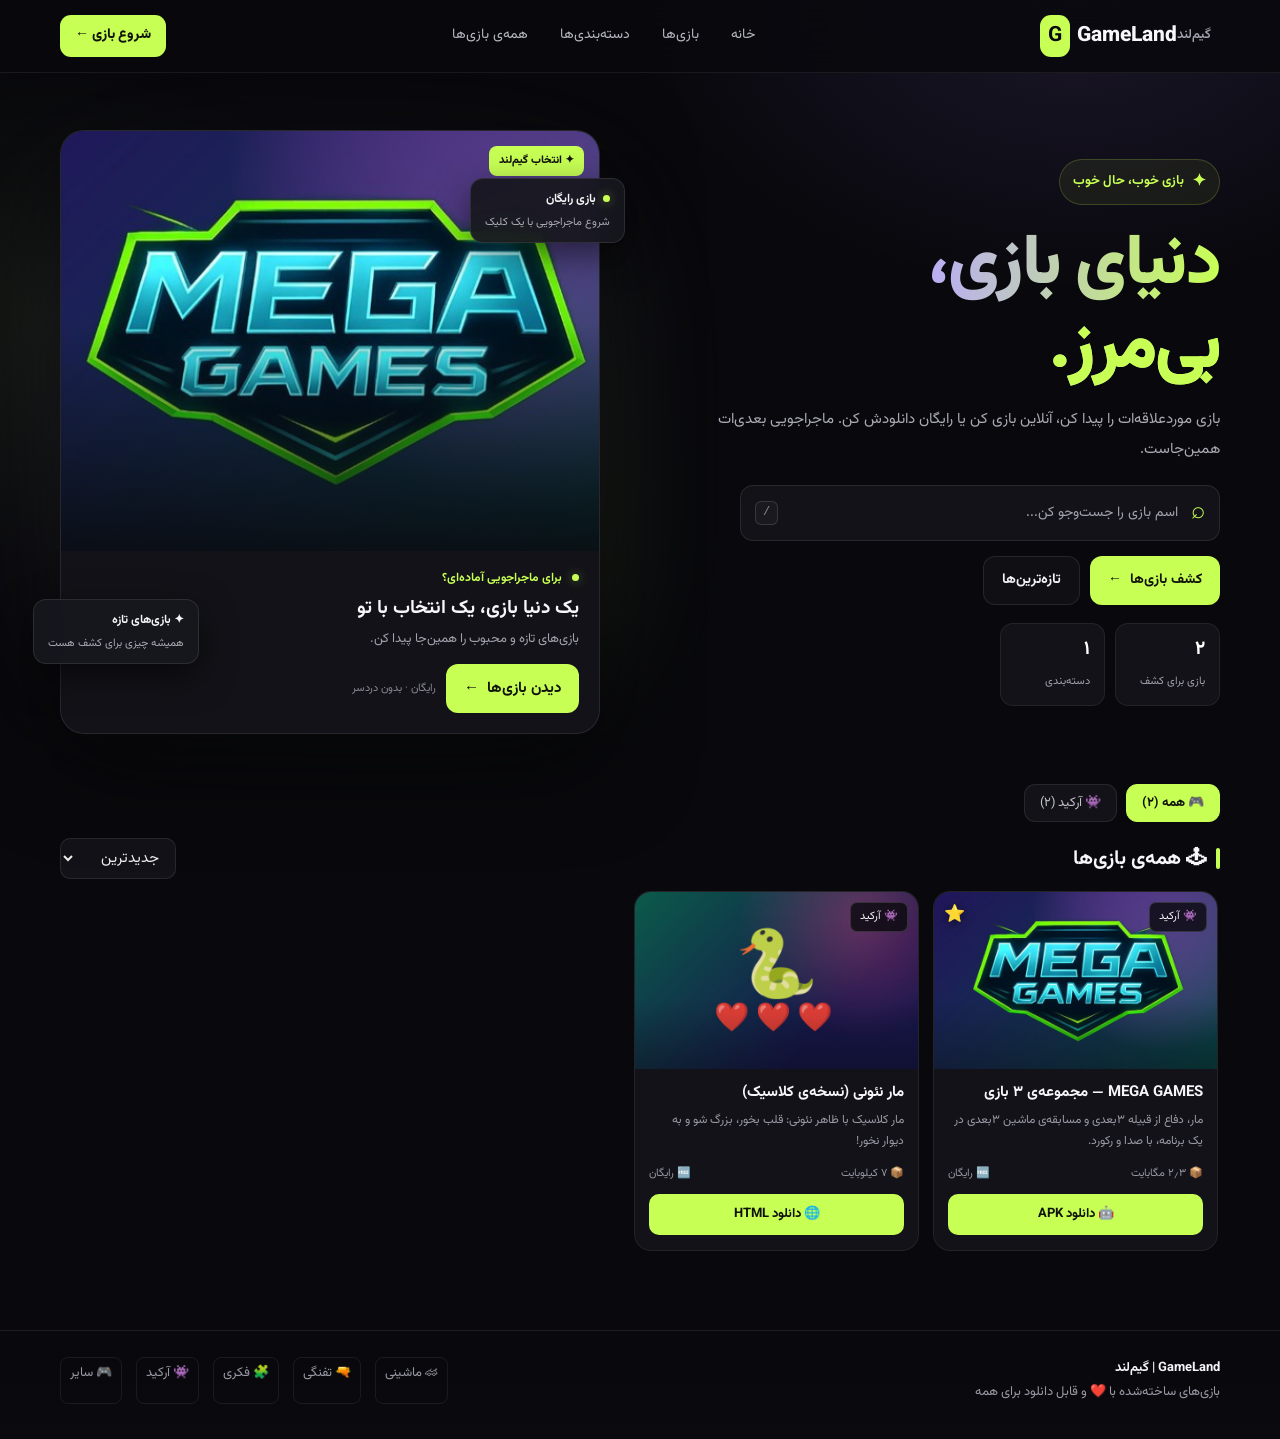
<file: index.html>
<!DOCTYPE html>
<html lang="fa" dir="rtl">
<head>
<meta charset="utf-8">
<meta name="viewport" content="width=device-width, initial-scale=1">
<title>GameLand | گیم‌لند — دانلود رایگان بازی‌های موبایل و کامپیوتر</title>
<meta name="description" content="گیم‌لند: مجموعه‌ی بازی‌های ماشینی، تفنگی، فکری و آرکید. بازی‌ها را ببین، جست‌وجو کن و رایگان دانلود کن.">
<meta name="robots" content="index,follow">
<!-- برای Google Search Console: کد تأیید را اینجا بگذار (راهنما در README.md) -->
<!-- <meta name="google-site-verification" content="CODE_HERE"> -->
<meta property="og:site_name" content="GameLand | گیم‌لند">
<link rel="icon" href="favicon.svg" type="image/svg+xml">
<meta name="theme-color" content="#09090d">
<link rel="preconnect" href="https://fonts.googleapis.com"><link rel="preconnect" href="https://fonts.gstatic.com" crossorigin>
<link rel="stylesheet" href="https://fonts.googleapis.com/css2?family=Vazirmatn:wght@400;600;800&display=swap">
<link rel="stylesheet" href="style.css">
<script src="config.js"></script>
</head>
<body>
<div id="hdr"></div>
<main class="wrap">
 <section class="hero hero2">
  <div class="hero-copy">
   <span class="tagp"><span class="spark">✦</span> بازی خوب، حال خوب</span>
   <h1>دنیای بازی،<br><em>بی‌مرز.</em></h1>
   <p>بازی موردعلاقه‌ات را پیدا کن، آنلاین بازی کن یا رایگان دانلودش کن. ماجراجویی بعدی‌ات همین‌جاست.</p>
   <label class="search"><span>⌕</span><input id="q" type="search" placeholder="اسم بازی را جست‌وجو کن..." autocomplete="off" aria-label="جست‌وجوی بازی"><kbd>/</kbd></label>
   <div class="hb"><a class="btn big" href="#games">کشف بازی‌ها <span>←</span></a><a class="btn ghost big" href="#new">تازه‌ترین‌ها</a></div>
   <div class="stats"><div class="stat glass"><b id="s1">۰</b><small>بازی برای کشف</small></div><div class="stat glass"><b id="s2">۰</b><small>دانلود</small></div><div class="stat glass"><b id="s3">۴</b><small>دسته‌بندی</small></div></div>
   <div id="demo"></div>
  </div>
  <div class="hv" aria-label="پیشنهاد بازی‌های گیم‌لند">
   <div class="fc"><a class="fcv" href="mega-games.html"><img src="cover-mega.jpg" alt="مجموعه بازی‌های مگا گیمز"><span class="feature-pill">✦ انتخاب گیم‌لند</span></a><div class="fcb"><div class="feature-kicker"><span class="online-dot"></span> برای ماجراجویی آماده‌ای؟</div><h3>یک دنیا بازی، یک انتخاب با تو</h3><p>بازی‌های تازه و محبوب را همین‌جا پیدا کن.</p><div class="fa"><a href="mega-games.html" class="btn">دیدن بازی‌ها <span>←</span></a><span class="micro-note">رایگان · بدون دردسر</span></div></div></div>
   <div class="floatcard float-one"><b><span class="online-dot"></span>بازی رایگان</b><span>شروع ماجراجویی با یک کلیک</span></div>
   <div class="floatcard float-two"><b>✦ بازی‌های تازه</b><span>همیشه چیزی برای کشف هست</span></div>
  </div>
</section>

 <div class="chips" id="chips" role="tablist" aria-label="دسته‌بندی بازی‌ها"></div>

 <div id="home">
  <section class="sec" id="featured" hidden><div class="sec-h"><h2>⭐ بازی‌های ویژه</h2></div><div class="row" id="rf"></div></section>
  <section class="sec" id="popular"><div class="sec-h"><h2>🔥 محبوب‌ترین‌ها</h2></div><div class="grid" id="rp"></div></section>
  <section class="sec" id="new"><div class="sec-h"><h2>🆕 جدیدترین‌ها</h2></div><div class="grid" id="rn"></div></section>
 </div>

 <section class="sec" id="games"><div class="sec-h"><h2 id="gt">🕹 همه‌ی بازی‌ها</h2><select id="sort" aria-label="مرتب‌سازی"><option value="new">جدیدترین</option><option value="pop">محبوب‌ترین</option><option value="name">نام (الف‌ب)</option></select></div>
  <div class="grid" id="all"><div class="sk"></div><div class="sk"></div><div class="sk"></div><div class="sk"></div></div>
  <div class="empty" id="empty" hidden><big>🕹</big><p id="et">بازی‌ای پیدا نشد.</p></div>
 </section>
 <noscript><p class="empty">برای دیدن بازی‌ها جاوااسکریپت مرورگرت را روشن کن.</p></noscript>
</main>
<div id="ftr"></div>
<script src="app.js"></script>
<script>
(function(){
 const $=id=>document.getElementById(id),G=window.GL;let all=[],cat='all',q='';
 G.layout();
 const url=new URL(location.href);if(url.searchParams.get('cat')&&G.CATS[url.searchParams.get('cat')])cat=url.searchParams.get('cat');q=url.searchParams.get('q')||'';$('q').value=q; 
 G.seo({title:'GameLand | گیم‌لند — دانلود رایگان بازی‌های موبایل و کامپیوتر',desc:'گیم‌لند: مجموعه‌ی بازی‌های ماشینی، تفنگی، فکری و آرکید. بازی‌ها را ببین، جست‌وجو کن و رایگان دانلود کن.',url:G.siteUrl(''),
  ld:{'@context':'https://schema.org','@type':'WebSite',name:'GameLand | گیم‌لند',url:G.siteUrl(''),inLanguage:'fa',potentialAction:{'@type':'SearchAction',target:G.siteUrl('?q={search_term_string}'),'query-input':'required name=search_term_string'}}});
 function chips(){const n={all:all.length};all.forEach(g=>n[g.category]=(n[g.category]||0)+1);
  $('chips').innerHTML='<button class="chip'+(cat==='all'?' on':'')+'" data-c="all">🎮 همه ('+G.nf(all.length)+')</button>'+Object.keys(G.CATS).filter(k=>n[k]).map(k=>'<button class="chip'+(cat===k?' on':'')+'" data-c="'+k+'">'+G.CATS[k][1]+' '+G.CATS[k][0]+' ('+G.nf(n[k])+')</button>').join('')}
 function view(){
  const filtering=cat!=='all'||q.trim();let list=all.filter(g=>(cat==='all'||g.category===cat)&&(!q.trim()||(g.title+' '+(g.short_desc||'')+' '+(g.description||'')).toLowerCase().includes(q.trim().toLowerCase())));
  const s=$('sort').value;list.sort((a,b)=>s==='pop'?b.downloads-a.downloads:s==='name'?a.title.localeCompare(b.title,'fa'):new Date(b.created_at)-new Date(a.created_at));
  $('home').hidden=!!filtering||!all.length;$('popular').hidden=!G.LIVE;
  $('gt').textContent=filtering?'🔎 نتیجه‌ها ('+G.nf(list.length)+')':'🕹 همه‌ی بازی‌ها';
  $('all').innerHTML=list.map(G.card).join('');$('empty').hidden=list.length>0;
  $('et').textContent=all.length?'بازی‌ای با این جست‌وجو پیدا نشد.':'هنوز بازی‌ای منتشر نشده. به‌زودی بازی‌های جدید می‌آیند!';
  if(!filtering&&all.length){const f=all.filter(g=>g.featured);$('featured').hidden=!f.length;$('rf').innerHTML=f.map(G.card).join('');
   $('popular').hidden=!G.LIVE;$('rp').innerHTML=[...all].sort((a,b)=>b.downloads-a.downloads).slice(0,4).map(G.card).join('');$('rn').innerHTML=all.slice(0,4).map(G.card).join('')}
 }
 function stats(){$('s2').parentNode.hidden=!G.LIVE;$('s3').textContent=G.nf(new Set(all.map(g=>g.category)).size);$('popular').hidden=!G.LIVE;$('s1').textContent=G.nf(all.length);$('s2').textContent=G.nf(all.reduce((a,g)=>a+(+g.downloads||0),0))}
 $('chips').addEventListener('click',e=>{const b=e.target.closest('.chip');if(!b)return;cat=b.dataset.c;chips();view();if(cat!=='all')$('games').scrollIntoView({behavior:'smooth'})});
 let t;$('q').addEventListener('input',e=>{clearTimeout(t);t=setTimeout(()=>{q=e.target.value;view()},180)});$('sort').addEventListener('change',view);
 G.loadGames((list)=>{all=list;stats();chips();view()}).catch(err=>{$('all').innerHTML='';$('empty').hidden=false;$('et').textContent='خطا در دریافت بازی‌ها. اینترنت را بررسی کن و دوباره امتحان کن.'});
})();
</script>
</body>
</html>
</file>
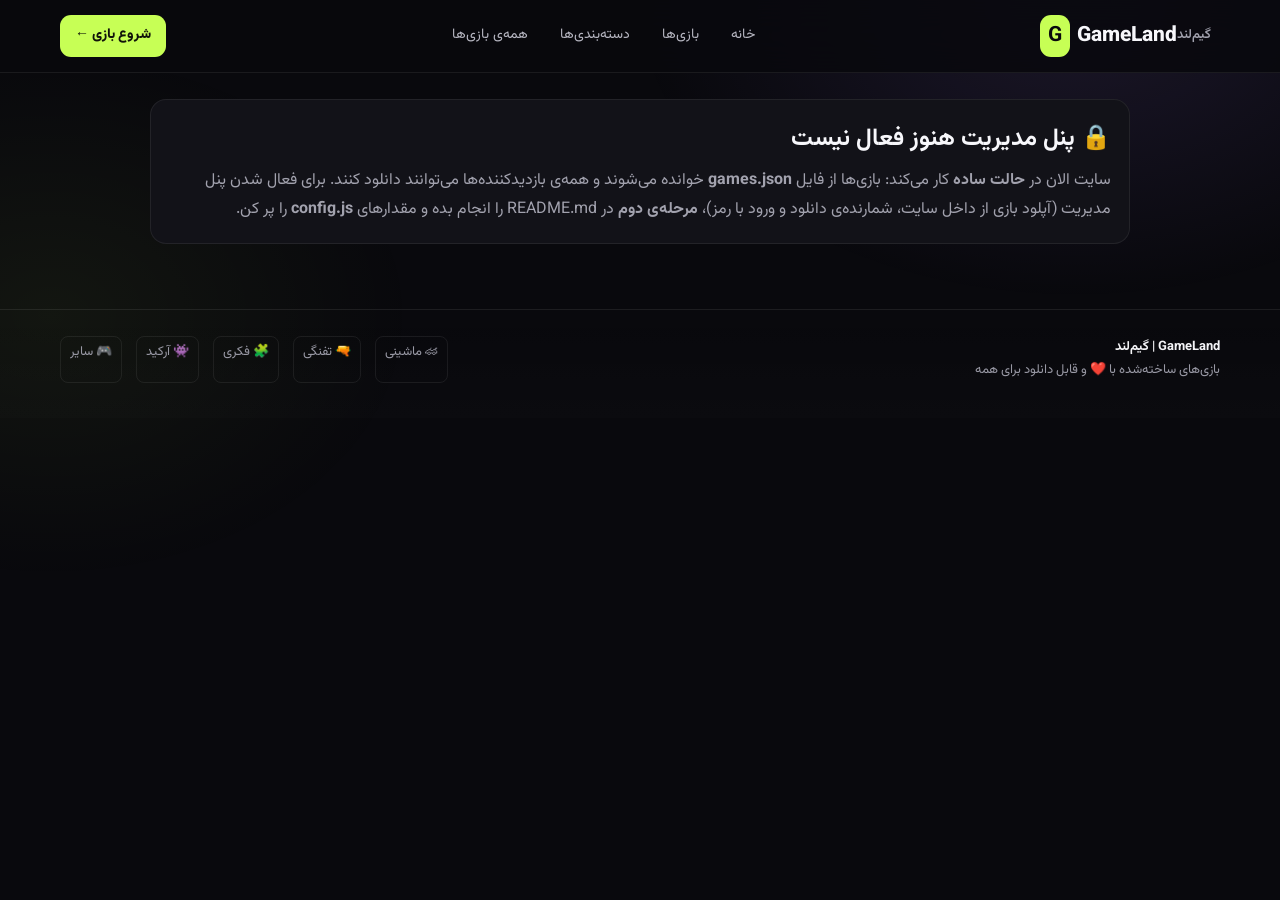
<file: admin.html>
<!DOCTYPE html>
<html lang="fa" dir="rtl">
<head>
<meta charset="utf-8">
<meta name="viewport" content="width=device-width, initial-scale=1">
<title>پنل مدیریت | GameLand</title>
<meta name="robots" content="noindex,nofollow">
<link rel="icon" href="favicon.svg" type="image/svg+xml">
<meta name="theme-color" content="#070816">
<link rel="stylesheet" href="https://fonts.googleapis.com/css2?family=Vazirmatn:wght@400;600;800&display=swap">
<link rel="stylesheet" href="style.css">
<script src="config.js"></script>
</head>
<body>
<div id="hdr"></div>
<main class="adm" id="app">

 <section id="nocfg" class="glass tb" hidden>
  <h2>🔒 پنل مدیریت هنوز فعال نیست</h2>
  <p style="color:var(--mut);margin-top:6px">سایت الان در <b>حالت ساده</b> کار می‌کند: بازی‌ها از فایل <b>games.json</b> خوانده می‌شوند و همه‌ی بازدیدکننده‌ها می‌توانند دانلود کنند. برای فعال شدن پنل مدیریت (آپلود بازی از داخل سایت، شمارنده‌ی دانلود و ورود با رمز)، <b>مرحله‌ی دوم</b> در README.md را انجام بده و مقدارهای <b>config.js</b> را پر کن.</p>
 </section>

 <section id="login" class="lg glass" hidden>
  <h1>🔐 ورود مدیر</h1>
  <p style="color:var(--mut);font-size:14px">فقط مدیر سایت اجازه‌ی ورود و آپلود دارد.</p>
  <form id="lf" autocomplete="on">
   <label class="fld"><span>ایمیل</span><input id="em" type="email" required autocomplete="username" dir="ltr"></label>
   <label class="fld"><span>رمز عبور</span><input id="pw" type="password" required autocomplete="current-password" dir="ltr"></label>
   <p id="le" style="color:#ff8fab;font-size:14px;min-height:22px"></p>
   <button class="btn" style="width:100%" id="lb">ورود</button>
  </form>
 </section>

 <section id="dash" hidden>
  <div class="bar"><h1>🎛 پنل مدیریت گیم‌لند</h1><button class="btn ghost sm" id="out">خروج</button></div>
  <div class="stats" style="justify-content:flex-start"><div class="stat glass"><b id="n1">۰</b><small>بازی</small></div><div class="stat glass"><b id="n2">۰</b><small>دانلود کل</small></div><div class="stat glass"><b id="n3">۰</b><small>منتشرشده</small></div></div>
  <div class="tabs"><button class="chip on" data-v="list">🕹 بازی‌ها</button><button class="chip" data-v="form" id="tabf">➕ بازی جدید</button><button class="chip" data-v="tools">🛠 ابزارها (سایت‌مپ گوگل)</button></div>

  <div id="v-list"></div>

  <div id="v-form" hidden class="glass tb">
   <h2 id="ft">➕ افزودن بازی جدید</h2>
   <div class="two">
    <label class="fld"><span>نام بازی *</span><input id="f-title" maxlength="80"></label>
    <label class="fld"><span>اسلاگ (آدرس انگلیسی) — مثال: night-race</span><input id="f-slug" dir="ltr" maxlength="60" placeholder="خودکار از نام ساخته می‌شود"></label>
   </div>
   <div class="two">
    <label class="fld"><span>دسته‌بندی</span><select id="f-cat"><option value="car">🏎 ماشینی</option><option value="shooter">🔫 تفنگی</option><option value="puzzle">🧩 فکری</option><option value="arcade" selected>👾 آرکید</option><option value="other">🎮 سایر</option></select></label>
    <label class="fld"><span>لینک بازی آنلاین (اختیاری)</span><input id="f-play" dir="ltr" placeholder="https://..."></label>
   </div>
   <label class="fld"><span>توضیح کوتاه (روی کارت نمایش داده می‌شود)</span><input id="f-short" maxlength="140"></label>
   <label class="fld"><span>توضیحات کامل (صفحه‌ی اختصاصی بازی)</span><textarea id="f-desc"></textarea></label>
   <div class="two">
    <label class="fld"><span>🖼 عکس کاور (JPG/PNG/WEBP تا ۵ مگابایت)</span><input id="f-cover" type="file" accept="image/png,image/jpeg,image/webp"><div class="cur" id="c-cover"></div></label>
    <label class="fld"><span>📸 تصاویر بازی (چند عکس)</span><input id="f-shots" type="file" accept="image/png,image/jpeg,image/webp" multiple><div class="xs" id="c-shots"></div></label>
   </div>
   <div class="two">
    <label class="fld"><span>🤖 فایل APK اندروید</span><input id="f-apk" type="file" accept=".apk"><div class="cur" id="c-apk"></div></label>
    <label class="fld"><span>🗜 فایل ZIP</span><input id="f-zip" type="file" accept=".zip"><div class="cur" id="c-zip"></div></label>
   </div>
   <div class="two">
    <label class="fld"><span>🌐 فایل HTML</span><input id="f-html" type="file" accept=".html,.htm"><div class="cur" id="c-html"></div></label>
    <label class="fld"><span>تعداد دانلود (قابل ویرایش)</span><input id="f-dl" type="number" min="0" value="0" dir="ltr"></label>
   </div>
   <p class="hint">حداکثر حجم هر فایل بازی ۵۰ مگابایت است (سقف نسخه‌ی رایگان Supabase).</p>
   <div style="display:flex;gap:18px;flex-wrap:wrap;margin:10px 0"><label><input type="checkbox" id="f-pub" checked> منتشر شود</label><label><input type="checkbox" id="f-feat"> ⭐ بازی ویژه</label></div>
   <div id="ups"></div>
   <p id="fe" style="color:#ff8fab;font-size:14px;min-height:22px"></p>
   <div style="display:flex;gap:10px;flex-wrap:wrap"><button class="btn" id="sv">💾 ذخیره و انتشار</button><button class="btn ghost" id="cn">انصراف</button></div>
  </div>

  <div id="v-tools" hidden class="glass tb">
   <h2>🗺 سایت‌مپ برای Google Search Console</h2>
   <p style="color:var(--mut);margin:6px 0 12px">این دکمه فهرست همه‌ی بازی‌های منتشرشده را به‌صورت فایل <b>sitemap.xml</b> می‌سازد. فایل را دانلود کن، به‌جای sitemap.xml قبلی در GitHub آپلود کن و آدرسش را در Search Console بده. هر بار بازی جدید گذاشتی دوباره بساز.</p>
   <button class="btn" id="mk">ساخت sitemap.xml</button>
   <div id="smw" hidden><textarea class="code fld" id="smx" readonly style="width:100%;margin-top:12px"></textarea><button class="btn ghost sm" id="smd">⬇ دانلود sitemap.xml</button></div>
  </div>
 </section>
</main>
<div id="ftr"></div>
<script src="app.js"></script>
<script>
(function(){
 const G=window.GL,$=id=>document.getElementById(id);G.layout();
 const TY=['apk','zip','html'],EXT={apk:['.apk'],zip:['.zip'],html:['.html','.htm'],img:['.png','.jpg','.jpeg','.webp']};
 let games=[],E=null,F,rm,keep;
 function reset(){E=null;F={cover:null,apk:null,zip:null,html:null,shots:[]};rm={cover:false,apk:false,zip:false,html:false};keep=[]}reset();
 if(!G.LIVE){$('nocfg').hidden=false;return}
 const view=v=>{['list','form','tools'].forEach(k=>$('v-'+k).hidden=k!==v);document.querySelectorAll('.tabs .chip').forEach(c=>c.classList.toggle('on',c.dataset.v===v))};
 async function start(){let ok=false;try{ok=await G.isAdmin()}catch(e){}$('login').hidden=ok;$('dash').hidden=!ok;if(ok)refresh()}
 $('lf').onsubmit=async e=>{e.preventDefault();$('le').textContent='';$('lb').disabled=true;
  try{await G.login($('em').value.trim(),$('pw').value);if(!await G.isAdmin()){G.logout();throw new Error('این حساب دسترسی مدیر ندارد')}$('pw').value='';start()}catch(x){$('le').textContent=x.message}$('lb').disabled=false};
 $('out').onclick=()=>{G.logout();location.reload()};
 document.querySelector('.tabs').onclick=e=>{const c=e.target.closest('.chip');if(!c)return;if(c.dataset.v==='form'&&!E)openForm(null);view(c.dataset.v)};
 async function refresh(){try{games=await G.adminGames();sessionStorage.removeItem('gl_games');stats();list()}catch(e){$('v-list').innerHTML='<div class="empty">خطا: '+G.esc(e.message)+'</div>'}}
 function stats(){$('n1').textContent=G.nf(games.length);$('n2').textContent=G.nf(games.reduce((a,g)=>a+(+g.downloads||0),0));$('n3').textContent=G.nf(games.filter(g=>g.published).length)}
 function list(){
  $('v-list').innerHTML=games.length?games.map(g=>{const c=G.CATS[g.category]||G.CATS.other;return '<div class="gr glass" data-id="'+g.id+'"><img src="'+G.esc(g.cover_url||G.FALLBACK)+'" alt=""><div class="in"><b>'+G.esc(g.title)+'</b><small>'+c[1]+' '+c[0]+' • ⬇ '+G.nf(g.downloads)+' • '+TY.filter(t=>g[t+'_url']).map(t=>t.toUpperCase()).join(' ')+'</small><br><span class="tag'+(g.published?'':' d')+'">'+(g.published?'منتشر شده':'پیش‌نویس')+'</span>'+(g.featured?' <span class="tag">⭐ ویژه</span>':'')+'</div><div class="ac"><button class="btn sm ghost" data-a="edit">✏️</button><a class="btn sm ghost" target="_blank" href="game.html?g='+encodeURIComponent(g.slug)+'">👁</a><button class="btn sm ghost" data-a="feat">⭐</button><button class="btn sm ghost" data-a="pub">'+(g.published?'🙈':'📢')+'</button><button class="btn sm red" data-a="del">🗑</button></div></div>'}).join(''):'<div class="empty"><big>🕹</big><p>هنوز بازی‌ای اضافه نکرده‌ای. روی «➕ بازی جدید» بزن.</p></div>'}
 $('v-list').onclick=async e=>{const b=e.target.closest('button[data-a]');if(!b)return;const g=games.find(x=>x.id===b.closest('.gr').dataset.id);if(!g)return;
  try{if(b.dataset.a==='edit'){openForm(g);view('form')}
   else if(b.dataset.a==='feat'){await G.saveGame(g.id,{featured:!g.featured});await refresh()}
   else if(b.dataset.a==='pub'){await G.saveGame(g.id,{published:!g.published});await refresh()}
   else if(b.dataset.a==='del'&&confirm('بازی «'+g.title+'» و همه‌ی فایل‌هایش برای همیشه حذف شود؟')){await G.deleteGame(g.id);await G.removeObjects('covers',[g.cover_url].concat(g.screenshots||[]).filter(Boolean));await G.removeObjects('gamefiles',TY.map(t=>g[t+'_url']).filter(Boolean));G.toast('حذف شد 🗑');await refresh()}}
  catch(x){G.toast('خطا: '+x.message)}};
 function openForm(g){reset();E=g;$('ft').textContent=g?'✏️ ویرایش «'+g.title+'»':'➕ افزودن بازی جدید';$('tabf').textContent=g?'✏️ ویرایش':'➕ بازی جدید';
  $('f-title').value=g?g.title:'';$('f-slug').value=g?g.slug:'';$('f-slug').disabled=!!g;$('f-cat').value=g?g.category:'arcade';$('f-play').value=g&&g.play_url||'';$('f-short').value=g&&g.short_desc||'';$('f-desc').value=g&&g.description||'';
  $('f-dl').value=g?g.downloads:0;$('f-pub').checked=g?g.published:true;$('f-feat').checked=g?g.featured:false;$('fe').textContent='';$('ups').innerHTML='';
  ['cover','apk','zip','html','shots'].forEach(k=>$('f-'+k).value='');keep=g?(g.screenshots||[]).slice():[];cur()}
 function cur(){
  $('c-cover').innerHTML=E&&E.cover_url&&!rm.cover?'<img src="'+G.esc(E.cover_url)+'" height="46" style="border-radius:8px"> کاور فعلی <button class="btn sm red" data-r="cover" type="button">حذف</button>':'';
  TY.forEach(t=>{$('c-'+t).innerHTML=E&&E[t+'_url']&&!rm[t]?'✅ فایل فعلی ('+G.fmtSize(E[t+'_size'])+') — فایل جدید جایگزینش می‌شود <button class="btn sm red" data-r="'+t+'" type="button">حذف</button>':''});
  $('c-shots').innerHTML=keep.map((u,i)=>'<div class="it"><img src="'+G.esc(u)+'" alt=""><button type="button" data-s="'+i+'">✕</button></div>').join('')}
 $('v-form').addEventListener('click',e=>{const r=e.target.closest('[data-r]'),s=e.target.closest('[data-s]');if(r){rm[r.dataset.r]=true;cur()}if(s){keep.splice(+s.dataset.s,1);cur()}});
 const okExt=(f,l)=>l.some(x=>f.name.toLowerCase().endsWith(x));
 ['cover','apk','zip','html'].forEach(k=>$('f-'+k).onchange=e=>{const f=e.target.files[0]||null;F[k]=f;$('fe').textContent=''});
 $('f-shots').onchange=e=>{F.shots=[...e.target.files]};
 $('f-title').oninput=()=>{if(!E&&!$('f-slug').dataset.m)$('f-slug').value=G.slugify($('f-title').value)};$('f-slug').oninput=()=>$('f-slug').dataset.m=1;
 $('cn').onclick=()=>{reset();openForm(null);view('list')};
 function up(name,bucket,file){const w=document.createElement('div');w.className='up glass';w.innerHTML=G.esc(name)+' — '+G.fmtSize(file.size)+'<div class="pg"><i></i></div>';$('ups').appendChild(w);const bar=w.querySelector('i');
  return G.upload(bucket,(E?E.slug:$('f-slug').value.trim())+'/'+Date.now()+'-'+G.safeName(file.name),file,p=>bar.style.width=Math.round(p*100)+'%').then(u=>{bar.style.width='100%';w.style.borderColor='#22e3b0';return u},x=>{w.style.borderColor='#ff4d8d';throw x})}
 $('sv').onclick=async()=>{
  const err=m=>{$('fe').textContent=m;$('sv').disabled=false},title=$('f-title').value.trim();$('fe').textContent='';
  if(!title)return err('نام بازی را بنویس');
  let slug=E?E.slug:($('f-slug').value.trim()||G.slugify(title)||('game-'+Date.now().toString(36)));
  if(!/^[a-z0-9]+(-[a-z0-9]+)*$/.test(slug))return err('اسلاگ فقط می‌تواند حروف کوچک انگلیسی، عدد و خط تیره باشد');
  const chk=[['cover',EXT.img,5],['apk',EXT.apk,50],['zip',EXT.zip,50],['html',EXT.html,50]];
  for(const [k,l,mb] of chk){const f=F[k];if(f){if(!okExt(f,l))return err('پسوند فایل '+k.toUpperCase()+' درست نیست');if(f.size>mb*1048576)return err('حجم فایل '+k.toUpperCase()+' بیشتر از '+mb+' مگابایت است')}}
  for(const f of F.shots){if(!okExt(f,EXT.img)||f.size>5*1048576)return err('تصاویر باید JPG/PNG/WEBP و کمتر از ۵ مگابایت باشند')}
  const pu=$('f-play').value.trim();if(pu&&!/^https?:\/\//i.test(pu))return err('لینک بازی آنلاین باید با https:// شروع شود');
  $('sv').disabled=true;$('ups').innerHTML='';
  const patch={title:title,slug:slug,short_desc:$('f-short').value.trim()||null,description:$('f-desc').value.trim()||null,category:$('f-cat').value,play_url:pu||null,featured:$('f-feat').checked,published:$('f-pub').checked,downloads:Math.max(0,parseInt($('f-dl').value)||0)};
  const old={covers:[],gamefiles:[]};
  try{
   if(F.cover){patch.cover_url=await up('کاور','covers',F.cover);if(E&&E.cover_url)old.covers.push(E.cover_url)}else if(rm.cover&&E){patch.cover_url=null;old.covers.push(E.cover_url)}
   for(const t of TY){if(F[t]){patch[t+'_url']=await up(t.toUpperCase(),'gamefiles',F[t]);patch[t+'_size']=F[t].size;if(E&&E[t+'_url'])old.gamefiles.push(E[t+'_url'])}else if(rm[t]&&E){patch[t+'_url']=null;patch[t+'_size']=null;old.gamefiles.push(E[t+'_url'])}}
   const nu=[];for(const f of F.shots)nu.push(await up('تصویر','covers',f));
   if(E)(E.screenshots||[]).forEach(u=>{if(!keep.includes(u))old.covers.push(u)});
   patch.screenshots=keep.concat(nu);
   await G.saveGame(E?E.id:null,patch);
   await G.removeObjects('covers',old.covers.filter(Boolean));await G.removeObjects('gamefiles',old.gamefiles.filter(Boolean));
   G.toast(E?'تغییرات ذخیره شد ✅':'بازی منتشر شد 🎉');reset();openForm(null);$('sv').disabled=false;await refresh();view('list');
  }catch(x){err(/duplicate|unique/i.test(x.message)?'این اسلاگ قبلاً برای بازی دیگری استفاده شده؛ یک اسلاگ دیگر بنویس':x.message)}};
 $('mk').onclick=async()=>{try{const l=await G.adminGames();$('smx').value=G.sitemapXml(l);$('smw').hidden=false}catch(x){G.toast('خطا: '+x.message)}};
 $('smd').onclick=()=>{const a=document.createElement('a');a.href=URL.createObjectURL(new Blob([$('smx').value],{type:'application/xml'}));a.download='sitemap.xml';a.click()};
 start();
})();
</script>
</body>
</html>
</file>
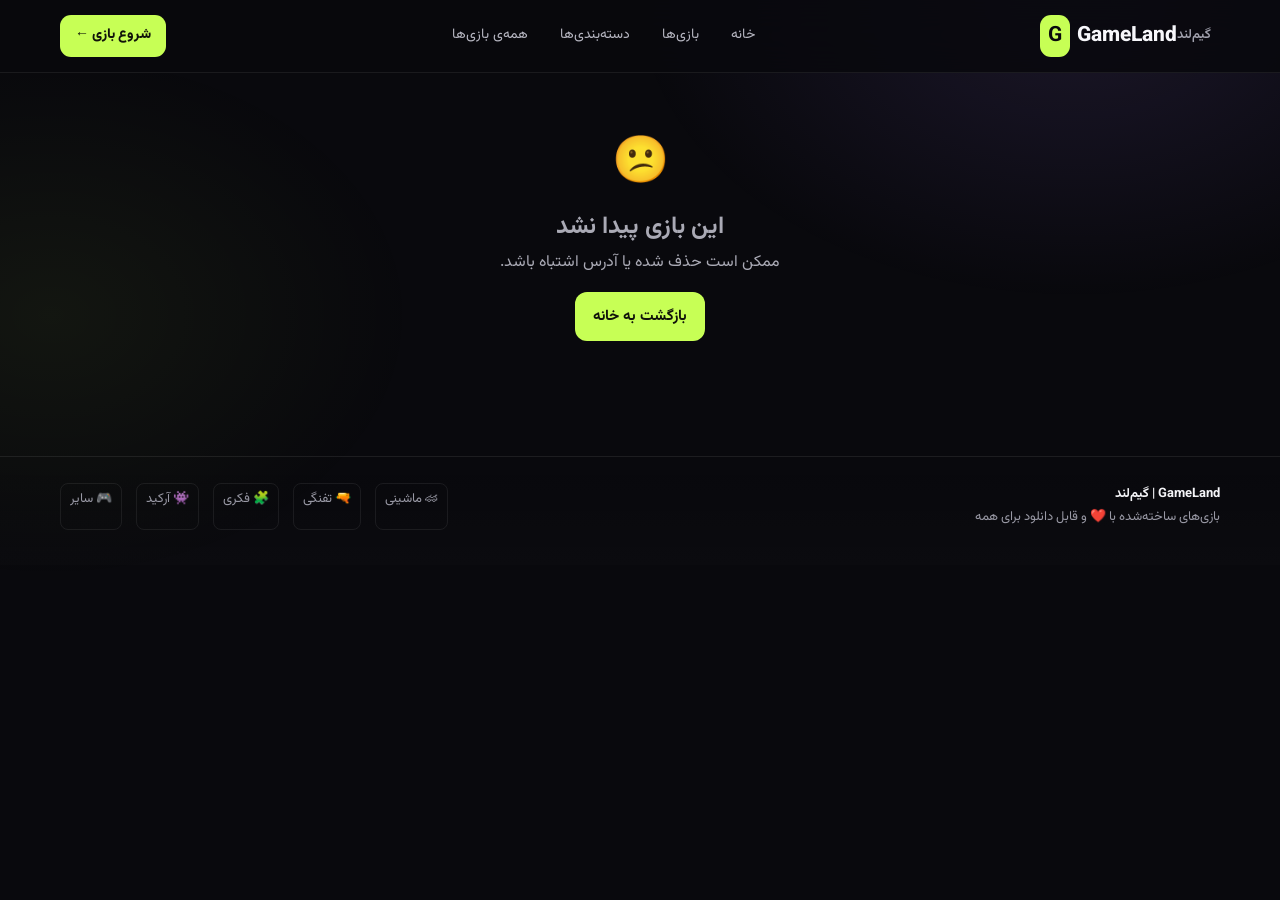
<file: game.html>
<!DOCTYPE html>
<html lang="fa" dir="rtl">
<head>
<meta charset="utf-8">
<meta name="viewport" content="width=device-width, initial-scale=1">
<title>بازی | GameLand گیم‌لند</title>
<meta name="description" content="دانلود بازی از گیم‌لند">
<link rel="icon" href="favicon.svg" type="image/svg+xml">
<meta name="theme-color" content="#070816">
<link rel="preconnect" href="https://fonts.googleapis.com"><link rel="preconnect" href="https://fonts.gstatic.com" crossorigin>
<link rel="stylesheet" href="https://fonts.googleapis.com/css2?family=Vazirmatn:wght@400;600;800&display=swap">
<link rel="stylesheet" href="style.css">
<script src="config.js"></script>
</head>
<body>
<div id="hdr"></div>
<main class="wrap" id="main"><div class="sk" style="margin-top:30px;height:380px"></div></main>
<div id="ftr"></div>
<script src="app.js"></script>
<script>
(function(){
 const G=window.GL,$=id=>document.getElementById(id),slug=new URL(location.href).searchParams.get('g')||'';
 G.layout();
 const notFound=()=>{document.title='بازی پیدا نشد | GameLand';$('main').innerHTML='<div class="empty"><big>😕</big><h2>این بازی پیدا نشد</h2><p>ممکن است حذف شده یا آدرس اشتباه باشد.</p><p><a class="btn" style="margin-top:14px" href="index.html">بازگشت به خانه</a></p></div>'};
 if(!slug)return notFound();
 G.loadGame(slug).then(g=>{
  if(!g)return notFound();
  const cat=G.CATS[g.category]||G.CATS.other,files=G.fileList(g),url=G.siteUrl('game.html?g='+encodeURIComponent(g.slug)),desc=(g.short_desc||g.description||'').replace(/\s+/g,' ').slice(0,155);
  const os=g.apk_url?'Android':(g.zip_url||g.html_url)?'Windows, Android, macOS, Linux (مرورگر)':'Web';
  G.seo({title:g.title+' — دانلود رایگان | GameLand گیم‌لند',desc:desc||('دانلود بازی '+g.title),url:url,image:g.cover_url,type:'article',
   ld:{'@context':'https://schema.org','@type':'VideoGame',name:g.title,description:desc,image:g.cover_url&&g.cover_url.indexOf('data:')!==0?g.cover_url:undefined,genre:cat[0],inLanguage:'fa',url:url,applicationCategory:'GameApplication',operatingSystem:os,datePublished:g.created_at,offers:{'@type':'Offer',price:'0',priceCurrency:'USD'}}});
  const how={apk:'روی گوشی اندروید فایل را باز کن، اجازه‌ی نصب از این منبع را بده و <b>Install</b> را بزن. اگر Play Protect هشدار داد، <b>Install anyway</b> را بزن.',zip:'فایل را از حالت فشرده خارج کن (Extract) و فایل <b>index.html</b> داخلش را با مرورگر باز کن.',html:'فایل را دانلود کن و با یک مرورگر (Chrome، Edge، Safari…) باز کن؛ بدون نصب اجرا می‌شود.'};
  const howKeys=files.filter(f=>how[f.type]);
  $('main').innerHTML='<nav class="crumb"><a href="index.html">خانه</a> › <a href="index.html?cat='+g.category+'#games">'+cat[0]+'</a> › '+G.esc(g.title)+'</nav>'+
  '<div class="gp"><div><div class="cover"><img src="'+G.esc(g.cover_url||G.FALLBACK)+'" alt="'+G.esc(g.title)+'" width="640" height="400"></div></div>'+
  '<div><span class="tag">'+cat[1]+' '+cat[0]+'</span><h1>'+G.esc(g.title)+'</h1><p style="color:var(--mut)">'+G.esc(g.short_desc||'')+'</p>'+
  '<div class="pills">'+(G.LIVE?'<span>⬇ <b id="dc">'+G.nf(g.downloads)+'</b> دانلود</span>':'<span>🆓 رایگان</span>')+(files[0]&&files[0].size?'<span>📦 '+G.fmtSize(files[0].size)+'</span>':'')+'<span>📅 '+G.fmtDate(g.created_at)+'</span></div>'+
  '<div class="files">'+(files.length?files.map(f=>'<div class="file glass"><i>'+f.icon+'</i><div><b>'+f.name+'</b><small>'+(f.size?G.fmtSize(f.size):'رایگان')+'</small></div><a class="dl" data-id="'+G.esc(g.id)+'" href="'+G.esc(G.dlHref(g,f))+'" '+(f.type==='play'?'target="_blank" rel="noopener"':'download')+'>'+f.btn+'</a></div>').join(''):'<div class="file glass"><div><b>فایلی برای دانلود هنوز بارگذاری نشده</b></div></div>')+'</div>'+
  '<div class="share"><button class="btn ghost sm" id="cp">🔗 کپی لینک</button><a class="btn ghost sm" target="_blank" rel="noopener" href="https://t.me/share/url?url='+encodeURIComponent(url)+'&text='+encodeURIComponent(g.title)+'">تلگرام</a><a class="btn ghost sm" target="_blank" rel="noopener" href="https://wa.me/?text='+encodeURIComponent(g.title+' '+url)+'">واتساپ</a></div></div></div>'+
  (g.description?'<section class="desc glass"><h2>درباره‌ی بازی</h2>'+G.esc(g.description)+'</section>':'')+
  ((g.screenshots||[]).length?'<section class="sec"><div class="sec-h"><h2>📸 تصاویر</h2></div><div class="shots">'+g.screenshots.map(s=>'<img loading="lazy" src="'+G.esc(s)+'" alt="تصویر بازی '+G.esc(g.title)+'">').join('')+'</div></section>':'')+
  (howKeys.length?'<section class="how glass">'+howKeys.map(f=>'<p>'+f.icon+' <b>'+f.name.split(' (')[0]+':</b> '+how[f.type]+'</p>').join('')+'</section>':'')+
  '<section class="sec" id="rel"></section>';
  $('main').addEventListener('click',e=>{const a=e.target.closest('a.dl[data-id]');if(a&&a.getAttribute('href')!=='#demo'&&G.LIVE){const d=$('dc');if(d&&!a.dataset.c){a.dataset.c=1;d.textContent=G.nf((+g.downloads||0)+1)}}});
  $('cp').onclick=()=>{(navigator.clipboard?navigator.clipboard.writeText(url):Promise.reject()).then(()=>G.toast('لینک کپی شد ✅')).catch(()=>G.toast(url))};
  document.querySelectorAll('.shots img').forEach(im=>im.onclick=()=>{const l=document.createElement('div');l.className='lb';l.innerHTML='<img src="'+im.src+'" alt="">';l.onclick=()=>l.remove();document.body.appendChild(l)});
  G.loadGames(list=>{const rel=list.filter(x=>x.slug!==g.slug&&x.category===g.category).slice(0,4);if(rel.length)$('rel').innerHTML='<div class="sec-h"><h2>🎯 بازی‌های مشابه</h2></div><div class="grid">'+rel.map(G.card).join('')+'</div>'}).catch(()=>{});
 }).catch(()=>{$('main').innerHTML='<div class="empty"><big>⚠️</big><p>خطا در دریافت اطلاعات. اینترنت را بررسی کن.</p></div>'});
})();
</script>
</body>
</html>
</file>
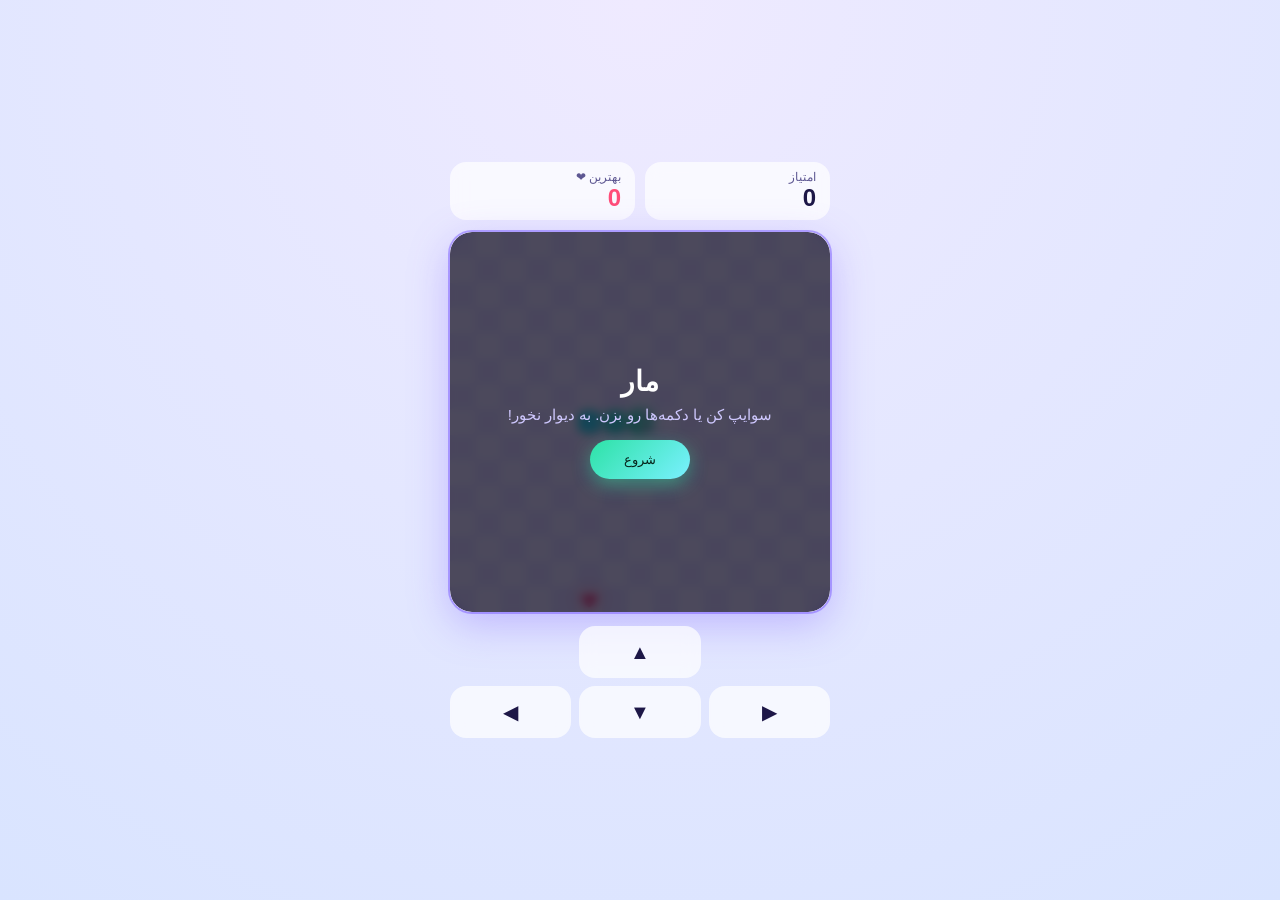
<file: snake-classic.html>
<!DOCTYPE html>
<html lang="fa" dir="rtl">
<head>
<meta charset="utf-8">
<meta name="viewport" content="width=device-width, initial-scale=1, viewport-fit=cover">
<title>مار</title>
<style>
:root{--bg1:#1b1340;--bg2:#0b0a1f;--card:rgba(255,255,255,.07);--text:#f3f0ff;--sub:#a79fd6;--b1:#1a1840;--b2:#14123a;--accent:#2de2a6;--accent2:#7b5cff;--heart:#ff4d79;box-sizing:border-box;padding-top:env(safe-area-inset-top,0px);padding-bottom:env(safe-area-inset-bottom,0px)}
@media (prefers-color-scheme:light){:root:not([data-theme="dark"]){--bg1:#efeaff;--bg2:#d9e4ff;--card:rgba(255,255,255,.7);--text:#1d1747;--sub:#5d5792;--b1:#f7f5ff;--b2:#ebe7ff}}
*{box-sizing:border-box;-webkit-tap-highlight-color:transparent}
html,body{height:100%;margin:0}
body{background:radial-gradient(circle at 50% 0%,var(--bg1),var(--bg2));color:var(--text);font-family:"Vazirmatn",Tahoma,sans-serif;display:flex;align-items:center;justify-content:center;touch-action:none;user-select:none}
.app{width:min(94vw,380px)}
.top{display:flex;gap:10px;margin-bottom:12px}
.pill{flex:1;background:var(--card);border-radius:16px;padding:8px 14px;backdrop-filter:blur(8px)}
.pill small{display:block;color:var(--sub);font-size:12px}
.pill b{font-size:24px;font-variant-numeric:tabular-nums}
.pill.h b{color:var(--heart)}
.board{position:relative;border-radius:22px;overflow:hidden;box-shadow:0 12px 40px rgba(123,92,255,.35),0 0 0 2px rgba(123,92,255,.5)}
canvas{display:block;width:100%;aspect-ratio:1/1}
.ov{position:absolute;inset:0;display:flex;flex-direction:column;align-items:center;justify-content:center;gap:8px;background:rgba(10,8,30,.72);backdrop-filter:blur(4px);color:#fff;text-align:center}
.ov.off{display:none}
.ov h2{margin:0;font-size:28px}
.ov p{margin:0;color:#cfc8ff;font-size:15px}
.ov button{margin-top:8px;border:0;border-radius:999px;padding:12px 34px;font:700 17px inherit;font-family:inherit;color:#07261c;background:linear-gradient(135deg,var(--accent),#7af0ff);box-shadow:0 6px 18px rgba(45,226,166,.45)}
.pad{display:grid;grid-template-columns:repeat(3,1fr);gap:8px;margin-top:14px;direction:ltr}
.pad button{height:52px;border:0;border-radius:16px;background:var(--card);color:var(--text);font-size:20px;backdrop-filter:blur(8px)}
.pad button:active{background:var(--accent2);color:#fff}
.u{grid-column:2}.l{grid-column:1;grid-row:2}.d{grid-column:2;grid-row:2}.r{grid-column:3;grid-row:2}
</style>
</head>
<body>
<div class="app">
  <div class="top">
    <div class="pill"><small>امتیاز</small><b id="sc">0</b></div>
    <div class="pill h"><small>بهترین ❤</small><b id="hi">0</b></div>
  </div>
  <div class="board">
    <canvas id="c" width="360" height="360"></canvas>
    <div class="ov" id="ov"><h2 id="t">مار</h2><p id="m">سوایپ کن یا دکمه‌ها رو بزن. به دیوار نخور!</p><button id="go">شروع</button></div>
  </div>
  <div class="pad">
    <button class="u" data-d="u" aria-label="بالا">▲</button>
    <button class="l" data-d="l" aria-label="چپ">◀</button>
    <button class="d" data-d="d" aria-label="پایین">▼</button>
    <button class="r" data-d="r" aria-label="راست">▶</button>
  </div>
</div>
<script>
const N=15,S=24,cv=document.getElementById('c'),x=cv.getContext('2d');
let snake,dir,next,food,score=0,hi=0,timer,state='idle',speed,dead=false;
try{hi=+localStorage.getItem('snakeHi2')||0}catch(e){}
const $=id=>document.getElementById(id);
const V={u:[0,-1],d:[0,1],l:[-1,0],r:[1,0]};
const light=()=>matchMedia('(prefers-color-scheme:light)').matches&&document.documentElement.dataset.theme!=='dark';
function ui(){$('sc').textContent=score;$('hi').textContent=hi}
function reset(){snake=[[7,7],[6,7],[5,7]];dir=next=V.r;score=0;speed=150;dead=false;place();ui()}
function place(){do{food=[Math.random()*N|0,Math.random()*N|0]}while(snake.some(s=>s[0]==food[0]&&s[1]==food[1]))}
function start(){reset();state='play';$('ov').classList.add('off');clearInterval(timer);timer=setInterval(step,speed)}
function step(){
  dir=next;
  const h=[snake[0][0]+dir[0],snake[0][1]+dir[1]];
  if(h[0]<0||h[1]<0||h[0]>=N||h[1]>=N||snake.some(s=>s[0]==h[0]&&s[1]==h[1]))return over();
  snake.unshift(h);
  if(h[0]==food[0]&&h[1]==food[1]){
    score++;if(score>hi){hi=score;try{localStorage.setItem('snakeHi2',hi)}catch(e){}}
    place();ui();
    if(speed>70){speed-=3;clearInterval(timer);timer=setInterval(step,speed)}
  }else snake.pop();
}
function over(){clearInterval(timer);state='over';dead=true;
  $('t').textContent='باختی 💥';$('m').textContent='تعداد قلب‌ها: '+score;$('go').textContent='دوباره';$('ov').classList.remove('off')}
function turn(k){
  if(state!=='play')return;
  const v=V[k];if(v[0]+dir[0]===0&&v[1]+dir[1]===0)return;next=v;
}
function heart(cx,cy,s){
  x.beginPath();x.moveTo(cx,cy+s*.9);
  x.bezierCurveTo(cx-s*1.5,cy-s*.1,cx-s*.8,cy-s*1.1,cx,cy-s*.4);
  x.bezierCurveTo(cx+s*.8,cy-s*1.1,cx+s*1.5,cy-s*.1,cx,cy+s*.9);x.fill();
}
function rr(a,b,w,h,r){x.beginPath();x.roundRect(a,b,w,h,r);x.fill()}
function draw(t){
  const L=light();
  for(let i=0;i<N;i++)for(let j=0;j<N;j++){
    x.fillStyle=(i+j)%2?(L?'#f7f5ff':'#1a1840'):(L?'#ebe7ff':'#14123a');x.fillRect(i*S,j*S,S,S)}
  // heart
  const p=1+Math.sin(t/180)*.12,fx=food[0]*S+S/2,fy=food[1]*S+S/2;
  x.shadowColor='#ff4d79';x.shadowBlur=18;x.fillStyle='#ff4d79';heart(fx,fy,S*.36*p);x.shadowBlur=0;
  x.fillStyle='rgba(255,255,255,.7)';x.beginPath();x.arc(fx-S*.17,fy-S*.12,S*.06,0,7);x.fill();
  // snake
  const n=snake.length;
  for(let i=n-1;i>=0;i--){
    const s=snake[i],k=1-i/Math.max(n,6)*.55;
    x.shadowColor='#2de2a6';x.shadowBlur=i?6:14;
    x.fillStyle=`hsl(${160+(1-k)*110},80%,${48+k*8}%)`;
    const g=i?2:1;rr(s[0]*S+g,s[1]*S+g,S-g*2,S-g*2,i?7:10);
  }
  x.shadowBlur=0;
  const h=snake[0],ex=dir[0],ey=dir[1],px=-ey,py=ex,cx=h[0]*S+S/2,cy=h[1]*S+S/2;
  [-1,1].forEach(sd=>{
    const ax=cx+ex*4+px*sd*5,ay=cy+ey*4+py*sd*5;
    x.fillStyle='#fff';x.beginPath();x.arc(ax,ay,3.4,0,7);x.fill();
    x.fillStyle=dead?'#ff4d79':'#12102e';x.beginPath();x.arc(ax+ex*1,ay+ey*1,1.7,0,7);x.fill();
  });
  requestAnimationFrame(draw);
}
document.addEventListener('keydown',e=>{
  const m={ArrowUp:'u',ArrowDown:'d',ArrowLeft:'l',ArrowRight:'r',w:'u',s:'d',a:'l',d:'r'}[e.key];
  if(m){e.preventDefault();turn(m)}
  else if((e.key==='Enter'||e.key===' ')&&state!=='play')start();
});
$('go').addEventListener('click',start);
document.querySelectorAll('.pad button').forEach(b=>b.addEventListener('pointerdown',e=>{e.preventDefault();turn(b.dataset.d)}));
let t0=null;
document.addEventListener('touchstart',e=>{t0=[e.touches[0].clientX,e.touches[0].clientY]},{passive:true});
document.addEventListener('touchend',e=>{
  if(!t0||e.target.closest('.pad')||e.target.closest('.ov'))return;
  const dx=e.changedTouches[0].clientX-t0[0],dy=e.changedTouches[0].clientY-t0[1];
  if(Math.max(Math.abs(dx),Math.abs(dy))>=24)turn(Math.abs(dx)>Math.abs(dy)?(dx>0?'r':'l'):(dy>0?'d':'u'));
  t0=null;
});
reset();requestAnimationFrame(draw);
</script>
</body>
</html>
</file>
<file: style.css>
/* GameLand | گیم‌لند — طراحی تیره‌ی گیمینگ، راست‌چین و واکنش‌گرا */
:root{--bg:#070816;--card:rgba(255,255,255,.06);--bd:rgba(255,255,255,.14);--tx:#f2f1ff;--mut:#a9a6d6;--a:#7c5cff;--b:#22e3b0;--c:#ff4d8d;--r:20px}
*{box-sizing:border-box;margin:0;padding:0}
html{scroll-behavior:smooth}
body{font-family:'Vazirmatn',Tahoma,sans-serif;background:var(--bg);color:var(--tx);line-height:1.8;min-height:100vh;overflow-x:hidden}
body::before{content:"";position:fixed;inset:0;z-index:-1;background:radial-gradient(800px 500px at 90% -10%,rgba(124,92,255,.38),transparent 60%),radial-gradient(700px 500px at -10% 25%,rgba(34,227,176,.18),transparent 60%),radial-gradient(800px 600px at 50% 120%,rgba(255,77,141,.2),transparent 60%)}
a{color:inherit;text-decoration:none}img{max-width:100%;display:block}button,input,select,textarea{font-family:inherit;font-size:15px;color:inherit}
.wrap{width:min(1180px,calc(100% - 28px));margin:0 auto}
.glass{background:var(--card);border:1px solid var(--bd);border-radius:var(--r);-webkit-backdrop-filter:blur(14px);backdrop-filter:blur(14px)}
/* هدر */
.hd{position:sticky;top:0;z-index:50;background:rgba(7,8,22,.72);-webkit-backdrop-filter:blur(16px);backdrop-filter:blur(16px);border-bottom:1px solid var(--bd)}
.hd .wrap{display:flex;align-items:center;justify-content:space-between;height:62px;gap:12px}
.logo{display:flex;align-items:baseline;gap:6px;font-weight:800;font-size:22px;direction:ltr}
.logo b{background:linear-gradient(90deg,var(--b),#7cf0ff);-webkit-background-clip:text;background-clip:text;color:transparent}
.logo span{color:var(--tx)}.logo small{font-size:13px;font-weight:600;color:var(--mut);direction:rtl}
.hd nav{display:flex;gap:4px}.hd nav a{padding:8px 14px;border-radius:12px;color:var(--mut);font-size:14px;transition:.2s}.hd nav a:hover{background:var(--card);color:var(--tx)}
/* هیرو */
.hero{text-align:center;padding:54px 0 26px}
.hero h1{font-size:clamp(30px,6vw,54px);font-weight:800;line-height:1.35;background:linear-gradient(90deg,#fff,#b9a8ff 45%,var(--b));-webkit-background-clip:text;background-clip:text;color:transparent}
.hero p{max-width:620px;margin:10px auto 24px;color:var(--mut)}
.search{display:flex;align-items:center;gap:10px;max-width:560px;margin:0 auto;padding:6px 8px 6px 18px;border-radius:999px;background:rgba(255,255,255,.08);border:1px solid var(--bd);box-shadow:0 10px 36px rgba(124,92,255,.25)}
.search input{flex:1;background:none;border:0;outline:0;padding:10px 4px;min-width:0}
.search input::placeholder{color:var(--mut)}.search span{font-size:20px}
.stats{display:flex;justify-content:center;gap:12px;flex-wrap:wrap;margin-top:22px}
.stat{padding:10px 20px;min-width:120px}.stat b{display:block;font-size:22px;color:var(--b)}.stat small{color:var(--mut)}
/* دسته‌بندی */
.chips{display:flex;gap:8px;overflow-x:auto;padding:6px 2px 14px;scrollbar-width:none}.chips::-webkit-scrollbar{display:none}
.chip{flex:0 0 auto;padding:9px 18px;border-radius:999px;border:1px solid var(--bd);background:var(--card);cursor:pointer;font-size:14px;transition:.2s;white-space:nowrap}
.chip:hover{border-color:var(--a)}.chip.on{background:linear-gradient(135deg,var(--a),#4cc9ff);border-color:transparent;font-weight:700;box-shadow:0 6px 20px rgba(124,92,255,.45)}
/* بخش‌ها */
.sec{margin:34px 0 8px}.sec-h{display:flex;align-items:center;justify-content:space-between;gap:10px;margin-bottom:14px}
.sec-h h2{font-size:22px}.sec-h select{background:var(--card);border:1px solid var(--bd);border-radius:12px;padding:7px 12px;outline:0}
.sec-h select option{color:#111}
.grid{display:grid;grid-template-columns:repeat(auto-fill,minmax(250px,1fr));gap:18px}
.row{display:flex;gap:16px;overflow-x:auto;padding-bottom:10px;scroll-snap-type:x mandatory;scrollbar-width:thin}.row .card{flex:0 0 min(300px,80%);scroll-snap-align:start}
/* کارت بازی */
.card{display:flex;flex-direction:column;border-radius:var(--r);overflow:hidden;background:var(--card);border:1px solid var(--bd);transition:transform .25s,box-shadow .25s,border-color .25s}
.card:hover{transform:translateY(-6px);border-color:rgba(124,92,255,.7);box-shadow:0 18px 40px rgba(124,92,255,.28)}
.cv{position:relative;display:block;aspect-ratio:16/10;background:#14163a;overflow:hidden}
.cv img{width:100%;height:100%;object-fit:cover;transition:transform .5s}.card:hover .cv img{transform:scale(1.07)}
.badge{position:absolute;top:10px;right:10px;padding:3px 12px;border-radius:999px;font-size:12px;background:rgba(7,8,22,.7);-webkit-backdrop-filter:blur(8px);backdrop-filter:blur(8px);border:1px solid var(--bd)}
.star{position:absolute;top:8px;left:10px;font-size:20px;filter:drop-shadow(0 2px 6px rgba(0,0,0,.6))}
.cb{display:flex;flex-direction:column;gap:6px;padding:14px 16px 16px;flex:1}
.cb h3{font-size:17px;line-height:1.5}.cb p{color:var(--mut);font-size:13.5px;display:-webkit-box;-webkit-line-clamp:2;-webkit-box-orient:vertical;overflow:hidden;min-height:44px}
.meta{display:flex;justify-content:space-between;font-size:12.5px;color:var(--mut);margin-top:auto;padding-top:6px}
.dl,.btn{display:inline-flex;align-items:center;justify-content:center;gap:8px;padding:11px 18px;border-radius:14px;border:0;cursor:pointer;font-weight:700;font-size:15px;color:#05231b;background:linear-gradient(135deg,var(--b),#7cf0ff);box-shadow:0 8px 22px rgba(34,227,176,.35);transition:transform .15s,filter .2s}
.dl:hover,.btn:hover{filter:brightness(1.08)}.dl:active,.btn:active{transform:scale(.97)}
.dl.off,.btn.ghost{background:var(--card);color:var(--tx);box-shadow:none;border:1px solid var(--bd)}
.btn.red{background:linear-gradient(135deg,#ff6b6b,var(--c));color:#fff;box-shadow:none}.btn.sm{padding:7px 12px;font-size:13px;border-radius:10px}
.empty{text-align:center;padding:50px 10px;color:var(--mut)}.empty big{display:block;font-size:46px}
.sk{height:330px;border-radius:var(--r);background:linear-gradient(100deg,rgba(255,255,255,.04) 30%,rgba(255,255,255,.1) 50%,rgba(255,255,255,.04) 70%);background-size:200% 100%;animation:sk 1.2s infinite}
@keyframes sk{to{background-position:-200% 0}}
.demo{margin:14px 0 0;padding:10px 16px;border-radius:14px;background:rgba(255,193,7,.12);border:1px solid rgba(255,193,7,.4);font-size:13px;color:#ffe08a}
/* صفحه بازی */
.crumb{margin:22px 0 14px;font-size:13px;color:var(--mut)}.crumb a:hover{color:var(--tx)}
.gp{display:grid;grid-template-columns:1.15fr 1fr;gap:26px;align-items:start}
.gp .cover{border-radius:var(--r);overflow:hidden;border:1px solid var(--bd);aspect-ratio:16/10;background:#14163a}.gp .cover img{width:100%;height:100%;object-fit:cover}
.gp h1{font-size:clamp(26px,4vw,38px);line-height:1.4;margin:6px 0 4px}
.pills{display:flex;flex-wrap:wrap;gap:8px;margin:10px 0 18px}.pills span{padding:5px 14px;border-radius:999px;background:var(--card);border:1px solid var(--bd);font-size:13px}
.files{display:grid;gap:10px;margin:14px 0}
.file{display:flex;align-items:center;gap:12px;padding:12px 14px}.file i{font-style:normal;font-size:28px}.file div{flex:1;min-width:0}.file b{display:block}.file small{color:var(--mut)}
.desc{margin:26px 0;padding:20px 22px;white-space:pre-wrap;color:#dcd9ff}
.desc h2{font-size:19px;margin-bottom:8px;color:var(--tx)}
.shots{display:flex;gap:12px;overflow-x:auto;padding-bottom:8px}.shots img{height:200px;width:auto;border-radius:14px;border:1px solid var(--bd);cursor:zoom-in;flex:0 0 auto}
.how{margin-top:10px;padding:14px 18px;font-size:14px;color:var(--mut)}.how b{color:var(--tx)}
.share{display:flex;gap:8px;flex-wrap:wrap;margin-top:14px}
.lb{position:fixed;inset:0;z-index:200;background:rgba(0,0,0,.88);display:flex;align-items:center;justify-content:center;padding:16px;cursor:zoom-out}.lb img{max-height:92vh;border-radius:12px}
/* فوتر و توست */
.ft{margin-top:60px;border-top:1px solid var(--bd);padding:30px 0 40px;color:var(--mut);font-size:14px}
.ft .wrap{display:flex;flex-wrap:wrap;gap:20px;justify-content:space-between}.ft a:hover{color:var(--tx)}.ft .lk{display:flex;gap:14px;flex-wrap:wrap}
.toast{position:fixed;bottom:22px;left:50%;transform:translateX(-50%);z-index:300;background:rgba(20,22,58,.96);border:1px solid var(--bd);padding:11px 22px;border-radius:999px;box-shadow:0 10px 30px rgba(0,0,0,.5);font-size:14px;animation:tin .25s}
@keyframes tin{from{opacity:0;transform:translate(-50%,12px)}}
/* پنل مدیریت */
.adm{max-width:980px;margin:26px auto 60px;width:calc(100% - 24px)}
.lg{max-width:400px;margin:70px auto;padding:28px 24px}.lg h1{font-size:24px;margin-bottom:6px}
.fld{display:block;margin:12px 0}.fld>span{display:block;font-size:13px;color:var(--mut);margin-bottom:5px}
.fld input,.fld select,.fld textarea{width:100%;padding:11px 14px;border-radius:12px;background:rgba(255,255,255,.07);border:1px solid var(--bd);outline:0}
.fld input:focus,.fld select:focus,.fld textarea:focus{border-color:var(--a)}.fld select option{color:#111}.fld input[type=file]{padding:9px}
.fld textarea{min-height:130px;resize:vertical}.two{display:grid;grid-template-columns:1fr 1fr;gap:12px}.hint{font-size:12px;color:var(--mut);margin-top:4px}
.tabs{display:flex;gap:8px;margin:18px 0;flex-wrap:wrap}.bar{display:flex;align-items:center;justify-content:space-between;gap:10px;flex-wrap:wrap}
.tb{padding:18px;margin-bottom:14px}.gr{display:flex;align-items:center;gap:12px;padding:12px;margin-bottom:10px}
.gr img{width:84px;height:54px;object-fit:cover;border-radius:10px;background:#14163a;flex:0 0 auto}.gr .in{flex:1;min-width:0}.gr b{display:block;overflow:hidden;text-overflow:ellipsis;white-space:nowrap}.gr small{color:var(--mut)}
.gr .ac{display:flex;gap:6px;flex-wrap:wrap}.tag{display:inline-block;padding:1px 10px;border-radius:999px;font-size:12px;background:rgba(34,227,176,.18);color:var(--b)}.tag.d{background:rgba(255,193,7,.18);color:#ffd45e}
.pg{height:8px;border-radius:5px;background:rgba(255,255,255,.12);overflow:hidden;margin-top:4px}.pg i{display:block;height:100%;width:0;background:linear-gradient(90deg,var(--a),var(--b));transition:width .15s}
.up{padding:10px 14px;margin:8px 0;font-size:13px}
.xs{display:flex;gap:10px;flex-wrap:wrap;margin:6px 0}.xs .it{position:relative}.xs img{height:70px;border-radius:8px}.xs button{position:absolute;top:-6px;left:-6px;width:22px;height:22px;border-radius:50%;border:0;background:var(--c);color:#fff;cursor:pointer;font-size:12px}
.cur{display:flex;align-items:center;gap:8px;font-size:13px;color:var(--mut);margin-top:6px}
textarea.code{direction:ltr;font-family:monospace;font-size:12px;min-height:200px}
@media(max-width:820px){.gp{grid-template-columns:1fr}.hd nav a{padding:8px 9px}.two{grid-template-columns:1fr}.hero{padding-top:34px}.logo small{display:none}}
@media(max-width:520px){.hd nav{display:none}.grid{grid-template-columns:1fr 1fr;gap:12px}.cb{padding:10px 11px 12px}.cb h3{font-size:15px}.cb p{display:none}.dl{padding:9px 8px;font-size:13px}.gr{flex-wrap:wrap}}
@media(max-width:360px){.grid{grid-template-columns:1fr}}
@media(prefers-reduced-motion:reduce){*{animation:none!important;transition:none!important}}

/* ================= طراحی نسخه‌ی ۲ (مدرن‌تر) ================= */
:root{--bg:#060714;--d:#4cc9ff}
body{background:var(--bg)}
body::before{content:"";position:fixed;inset:-20%;z-index:-2;background:radial-gradient(40% 35% at 85% 10%,rgba(124,92,255,.45),transparent 70%),radial-gradient(35% 35% at 8% 30%,rgba(34,227,176,.25),transparent 70%),radial-gradient(45% 40% at 55% 105%,rgba(255,77,141,.28),transparent 70%);animation:aur 22s ease-in-out infinite alternate}
@keyframes aur{to{transform:translate3d(-3%,2%,0) scale(1.08)}}
body::after{content:"";position:fixed;inset:0;z-index:-1;pointer-events:none;background-image:linear-gradient(rgba(255,255,255,.035) 1px,transparent 1px),linear-gradient(90deg,rgba(255,255,255,.035) 1px,transparent 1px);background-size:56px 56px;-webkit-mask-image:radial-gradient(70% 55% at 50% 0%,#000,transparent);mask-image:radial-gradient(70% 55% at 50% 0%,#000,transparent)}
/* هدر شناور */
.hd{background:none;border:0;-webkit-backdrop-filter:none;backdrop-filter:none;padding:10px 0}
.hd .wrap{height:58px;padding:0 20px;border-radius:999px;background:rgba(14,16,42,.62);border:1px solid var(--bd);-webkit-backdrop-filter:blur(18px) saturate(160%);backdrop-filter:blur(18px) saturate(160%);box-shadow:0 10px 40px rgba(0,0,0,.35)}
.logo b{filter:drop-shadow(0 0 12px rgba(34,227,176,.55))}
.hd nav a{border-radius:999px}.hd nav a:hover{background:rgba(124,92,255,.2)}
.hbtn{padding:8px 18px;border-radius:999px;font-size:14px;font-weight:700;color:#05231b;background:linear-gradient(135deg,var(--b),var(--d));box-shadow:0 6px 20px rgba(34,227,176,.4)}
/* منوی پایین موبایل */
.bn{display:none}
/* هیرو */
.hero2{display:grid;grid-template-columns:1.1fr .9fr;gap:34px;align-items:center;padding:30px 0 16px}
.tagp{display:inline-flex;align-items:center;gap:8px;padding:6px 16px;border-radius:999px;background:rgba(124,92,255,.18);border:1px solid rgba(124,92,255,.5);font-size:13px;color:#d9d0ff}
.hero2 h1{font-size:clamp(34px,5.2vw,60px);line-height:1.3;font-weight:800;margin:16px 0 12px}
.hero2 h1 em{font-style:normal;background:linear-gradient(90deg,var(--b),var(--d) 50%,var(--a));-webkit-background-clip:text;background-clip:text;color:transparent}
.hero2 p{color:var(--mut);max-width:520px}
.hb{display:flex;gap:12px;flex-wrap:wrap;margin:22px 0 18px}
.btn.big{padding:14px 26px;font-size:16px;border-radius:16px}
.hero2 .search{margin:0;max-width:520px}.hero2 .stats{justify-content:flex-start;margin-top:18px}
.hv{position:relative}
.hv::before{content:"";position:absolute;inset:8% 4%;border-radius:40px;background:linear-gradient(135deg,var(--a),var(--b));filter:blur(60px);opacity:.45;animation:aur 8s ease-in-out infinite alternate}
.fc{position:relative;border-radius:28px;overflow:hidden;background:rgba(14,16,42,.72);border:1px solid rgba(255,255,255,.22);box-shadow:0 30px 80px -20px rgba(124,92,255,.6);animation:flt 6s ease-in-out infinite;-webkit-backdrop-filter:blur(14px);backdrop-filter:blur(14px)}
@keyframes flt{50%{transform:translateY(-10px)}}
.fcv{display:block;position:relative;aspect-ratio:16/10;overflow:hidden}.fcv img{width:100%;height:100%;object-fit:cover}
.fcv::after{content:"";position:absolute;inset:0;background:linear-gradient(180deg,transparent 50%,rgba(6,7,20,.85))}
.fcb{padding:16px 20px 20px}.fcb h3{font-size:20px;line-height:1.5}.fcb p{color:var(--mut);font-size:14px;margin:4px 0 14px}.fa{display:flex;gap:10px;flex-wrap:wrap}
/* ویژگی‌ها */
.bento{display:grid;grid-template-columns:repeat(4,1fr);gap:14px;margin:26px 0 6px}
.bt{padding:18px 18px 16px;transition:transform .25s,border-color .25s}.bt:hover{transform:translateY(-4px);border-color:rgba(124,92,255,.6)}
.bt i{font-style:normal;font-size:30px;display:block;margin-bottom:4px}.bt b{font-size:16px}.bt p{color:var(--mut);font-size:13.5px;margin-top:2px}
/* عنوان بخش‌ها و کارت‌ها */
.sec-h h2{display:flex;align-items:center;gap:10px}.sec-h h2::before{content:"";width:6px;height:24px;border-radius:4px;background:linear-gradient(var(--b),var(--a))}
.card{position:relative;border-radius:24px;background:rgba(255,255,255,.05);box-shadow:0 10px 30px rgba(0,0,0,.25)}
.card::after{content:"";position:absolute;inset:0;border-radius:inherit;padding:1.5px;background:linear-gradient(135deg,var(--a),var(--b),var(--d));-webkit-mask:linear-gradient(#000 0 0) content-box,linear-gradient(#000 0 0);-webkit-mask-composite:xor;mask-composite:exclude;opacity:0;transition:opacity .3s;pointer-events:none}
.card:hover::after{opacity:1}.card:hover{box-shadow:0 24px 60px -16px rgba(124,92,255,.55)}
.cv::after{content:"";position:absolute;inset:0;background:linear-gradient(180deg,transparent 60%,rgba(6,7,20,.7));pointer-events:none}
.badge{z-index:2}.star{z-index:2}
.search{box-shadow:0 12px 40px -10px rgba(124,92,255,.45)}.search:focus-within{border-color:var(--a)}
.chip{border-radius:14px}
/* فوتر */
.ft{margin-top:70px;border-top:1px solid var(--bd);background:linear-gradient(180deg,transparent,rgba(124,92,255,.08))}
.fgrid{display:grid!important;grid-template-columns:1.4fr 1fr 1fr;gap:26px}.fgrid b{display:block;color:var(--tx);margin-bottom:6px}.fgrid a{display:block;padding:2px 0}.copy{margin-top:22px;padding-top:16px;border-top:1px solid var(--bd);text-align:center;font-size:13px}
@media(max-width:900px){.hero2{grid-template-columns:1fr;gap:26px}.hv{order:-1}.bento{grid-template-columns:repeat(2,1fr)}.fgrid{grid-template-columns:1fr 1fr}}
@media(max-width:720px){
 body{padding-bottom:92px}.hd nav,.hbtn{display:none}.hd .wrap{height:54px}
 .bn{display:flex;position:fixed;left:12px;right:12px;bottom:calc(10px + env(safe-area-inset-bottom,0px));z-index:60;gap:6px;padding:7px;border-radius:24px;background:rgba(14,16,42,.82);border:1px solid var(--bd);-webkit-backdrop-filter:blur(18px);backdrop-filter:blur(18px);box-shadow:0 10px 40px rgba(0,0,0,.5)}
 .bn a{flex:1;text-align:center;font-size:11px;color:var(--mut);padding:5px 0;border-radius:18px;line-height:1.5}.bn a i{display:block;font-style:normal;font-size:20px}.bn a.on{color:var(--tx);background:rgba(124,92,255,.28)}
 .hero2 h1{font-size:34px}.hero2{padding-top:14px}.fgrid{grid-template-columns:1fr}
}
@media(max-width:420px){.bento{grid-template-columns:1fr 1fr;gap:10px}.bt{padding:14px}.bt p{display:none}}

/* GameLand: black, white and vivid accent redesign */
:root{--bg:#09090d;--card:#121218;--bd:#292932;--tx:#f7f7fb;--mut:#a2a2ae;--a:#a17aff;--b:#c7ff55;--c:#55e5f2;--r:19px;color-scheme:dark}
html{scroll-padding-top:90px}body{background:#09090d;color:var(--tx);line-height:1.8}body::before{inset:0;background:radial-gradient(650px 440px at 84% 0%,rgba(161,122,255,.12),transparent 68%),radial-gradient(520px 380px at 4% 35%,rgba(199,255,85,.055),transparent 70%);animation:none}body::after{display:none}
.wrap{width:min(1160px,calc(100% - 40px))}.glass{background:#121218;border:1px solid #ffffff12;border-radius:16px;backdrop-filter:none;-webkit-backdrop-filter:none}
.hd{position:sticky;top:0;background:rgba(9,9,13,.86);border-bottom:1px solid #ffffff12;backdrop-filter:blur(18px);-webkit-backdrop-filter:blur(18px);padding:0}.hd .wrap{height:72px;padding:0;max-width:1160px;border:0;border-radius:0;background:transparent;box-shadow:none;backdrop-filter:none}
.logo{align-items:center;gap:0;font-size:21px;direction:ltr}.logo b{color:var(--bg);background:var(--b);filter:none;border-radius:11px;padding:2px 8px;margin-right:7px}.logo span{color:var(--tx)}.logo small{font-size:13px;color:var(--mut);margin-right:9px}.hd nav{gap:8px}.hd nav a{color:#b6b6c1;border-radius:10px;padding:8px 12px}.hd nav a:hover{background:#ffffff0b;color:#fff}.hbtn{background:var(--b);color:#11130a;box-shadow:none;border-radius:11px;padding:8px 15px;font-size:14px;font-weight:800}
.hero2{text-align:right;grid-template-columns:1.02fr .98fr;gap:58px;align-items:center;padding:57px 0 46px}.hero-copy{min-width:0}.tagp{background:#c7ff5510;border:1px solid #c7ff5530;color:var(--b);font-weight:700;padding:7px 13px}.spark{font-size:17px}.hero2 h1{font-size:clamp(45px,5.7vw,70px);line-height:1.2;letter-spacing:-1.7px;font-weight:900;margin:19px 0 13px}.hero2 h1 em{background:none;color:var(--b)}.hero2 p{color:#aaaab5;max-width:510px;font-size:15px;line-height:2;margin:0 0 20px}
.hero2 .search{margin:0;max-width:480px;width:100%;padding:5px 14px;border-radius:13px;background:#121218;border:1px solid #ffffff18;box-shadow:none;gap:11px}.search span{color:var(--b);font-size:24px}.search input{font-size:14px;padding:10px 2px}.search kbd{border:1px solid #ffffff21;color:#888894;background:#ffffff08;border-radius:6px;padding:0 7px;font-size:12px}.hb{margin:15px 0 13px;gap:10px}.btn.big{padding:11px 18px;border-radius:12px;font-size:14px}.btn,.dl{background:var(--b);color:#11130a;box-shadow:none;border-radius:12px}.btn.ghost,.dl.off{background:#ffffff08;color:#f3f3f6;border-color:#ffffff18}.hero2 .stats{justify-content:flex-start;gap:10px;margin-top:18px}.stat{padding:9px 14px;min-width:105px;border-radius:13px}.stat b{font-size:19px;color:#fff}.stat small{font-size:11px;color:var(--mut)}
.hv{min-width:0;position:relative}.hv::before{inset:14% 4%;background:linear-gradient(140deg,var(--a),var(--b));filter:blur(75px);opacity:.18;animation:none}.fc{border-radius:24px;background:#121218;border-color:#ffffff17;box-shadow:0 30px 90px #0008;animation:none}.fcv{aspect-ratio:1.28;position:relative}.fcv img{object-fit:cover;transition:transform .5s}.fc:hover .fcv img{transform:scale(1.035)}.fcv::after{background:linear-gradient(180deg,transparent 45%,#09090ddd)}.feature-pill{position:absolute;z-index:1;top:15px;right:15px;border-radius:8px;background:#c7ff55;color:#11130a;padding:5px 10px;font-size:11px;font-weight:800}.fcb{padding:17px 20px 20px}.feature-kicker{font-size:12px;color:var(--b);font-weight:700}.online-dot{display:inline-block;width:7px;height:7px;border-radius:50%;background:var(--b);margin-left:7px;box-shadow:0 0 11px #c7ff5570}.fcb h3{font-size:19px;margin-top:5px}.fcb p{font-size:13px;margin:3px 0 12px;color:var(--mut)}.fa{align-items:center}.micro-note{color:#888893;font-size:11px}.floatcard{position:absolute;z-index:2;background:#17171eef;border:1px solid #ffffff19;border-radius:13px;padding:10px 14px;box-shadow:0 12px 35px #0008;backdrop-filter:blur(12px);font-size:11px}.floatcard b{display:block;font-size:12px;color:#f5f5f8;margin-bottom:2px}.floatcard span:not(.online-dot){color:#aaaab4}.float-one{top:48px;right:-25px}.float-two{bottom:70px;left:-27px}
.chips{padding:4px 0 12px;gap:9px}.chip{padding:8px 15px;border-radius:11px;background:#121218;border-color:#ffffff16;color:#c2c2cb;font-size:13px}.chip:hover{border-color:#c7ff5580}.chip.on{background:var(--b);color:#10120b;border-color:var(--b);box-shadow:none}.sec{margin:34px 0 8px}.sec-h{margin-bottom:16px}.sec-h h2{font-size:20px;gap:10px}.sec-h h2::before{width:4px;height:21px;border-radius:5px;background:var(--b)}.sec-h select{background:#121218;border-color:#ffffff18;border-radius:10px;color:#eee}
.grid{grid-template-columns:repeat(auto-fill,minmax(235px,1fr));gap:15px}.row .card{flex-basis:min(285px,80%)}.card{border-radius:17px;background:#121218;border:1px solid #ffffff12;box-shadow:none;transition:transform .22s,border-color .22s,box-shadow .22s}.card::after{display:none}.card:hover{transform:translateY(-4px);border-color:#a17aff86;box-shadow:0 15px 40px #0008}.cv{aspect-ratio:16/10;background:#181820}.cv::after{background:linear-gradient(180deg,transparent 60%,#09090d60)}.badge{background:#09090dcc;border:1px solid #ffffff24;border-radius:7px;font-size:11px;padding:4px 9px}.star{font-size:17px}.cb{padding:13px 14px 15px;gap:5px}.cb h3{font-size:15px}.cb p{font-size:12px;color:#9999a5;min-height:41px}.meta{color:#9696a2;font-size:11px}.dl{padding:9px 12px;font-size:13px;border-radius:10px;margin-top:5px}.empty{color:#aaaab5}.sk{border-radius:17px}.demo{background:#c7ff550c;border-color:#c7ff5530;color:#d9f4a1}
.ft{margin-top:65px;border-top:1px solid #ffffff12;background:linear-gradient(180deg,transparent,#ffffff03);padding:26px 0 35px;color:#9999a5}.ft .wrap{font-size:13px}.ft b{color:#f4f4f7}.ft .lk a{padding:4px 9px;border:1px solid #ffffff12;border-radius:8px}.ft .lk a:hover{border-color:#c7ff5570;color:var(--b)}.toast{background:#17171f;border-color:#ffffff1e;color:#fff}
@media(max-width:900px){.hero2{grid-template-columns:1fr 1fr;gap:28px;padding-top:40px}.float-one{right:-12px}.float-two{left:-12px}}
@media(max-width:720px){.hd .wrap{height:64px;padding:0}.hd nav{gap:1px}.hd nav a{font-size:12px;padding:7px}.bn{display:none}.hero2{grid-template-columns:1fr;gap:23px;padding:34px 0 26px}.hv{order:0;max-width:570px;width:100%;margin:0 auto}.hero-copy{order:1}.hero2 h1{font-size:46px}.hero2 .stats{margin-top:15px}.fgrid{grid-template-columns:1fr 1fr}}
@media(max-width:520px){.wrap{width:calc(100% - 30px)}.hd .wrap{height:62px}.hd nav{display:none}.logo small{display:inline}.hero2{padding-top:29px}.hero2 h1{font-size:43px}.fc{border-radius:19px}.fcv{aspect-ratio:1.4}.fcb{padding:13px 15px 16px}.float-one{top:28px;right:-7px}.float-two{bottom:66px;left:-7px}.floatcard{padding:8px 10px}.floatcard span:not(.online-dot){display:none}.hero2 .stats{gap:7px}.stat{min-width:0;flex:1;padding:8px 9px}.stat b{font-size:17px}.stat small{font-size:10px}.grid{grid-template-columns:repeat(2,minmax(0,1fr));gap:10px}.cb{padding:10px}.cb h3{font-size:14px}.cb p{display:none}.dl{padding:8px 6px;font-size:11px}.meta{font-size:10px}.sec-h h2{font-size:18px}.chips{margin-left:-15px;margin-right:-15px;padding-left:15px;padding-right:15px}.fgrid{grid-template-columns:1fr}}
@media(max-width:360px){.grid{grid-template-columns:1fr}.hero2 h1{font-size:39px}}
@media(prefers-reduced-motion:reduce){body::before,.fc{animation:none!important}}

/* Compact home: show the game catalog as one horizontal shelf */
#home{display:none!important}
#games{margin-top:4px;margin-bottom:8px}
#games .sec-h{margin-bottom:10px}
#games .grid{display:flex;flex-flow:row nowrap;gap:14px;overflow-x:auto;overflow-y:hidden;padding:2px 2px 14px;scroll-snap-type:x mandatory;overscroll-behavior-x:contain;scrollbar-width:thin;scrollbar-color:#c7ff55 #19191f}
#games .grid::-webkit-scrollbar{height:7px}
#games .grid::-webkit-scrollbar-track{background:#19191f;border-radius:8px}
#games .grid::-webkit-scrollbar-thumb{background:#c7ff55;border-radius:8px}
#games .card{flex:0 0 clamp(225px,24vw,285px);scroll-snap-align:start}
@media(max-width:600px){#games .grid{gap:11px}#games .card{flex-basis:72vw}}
</file>
